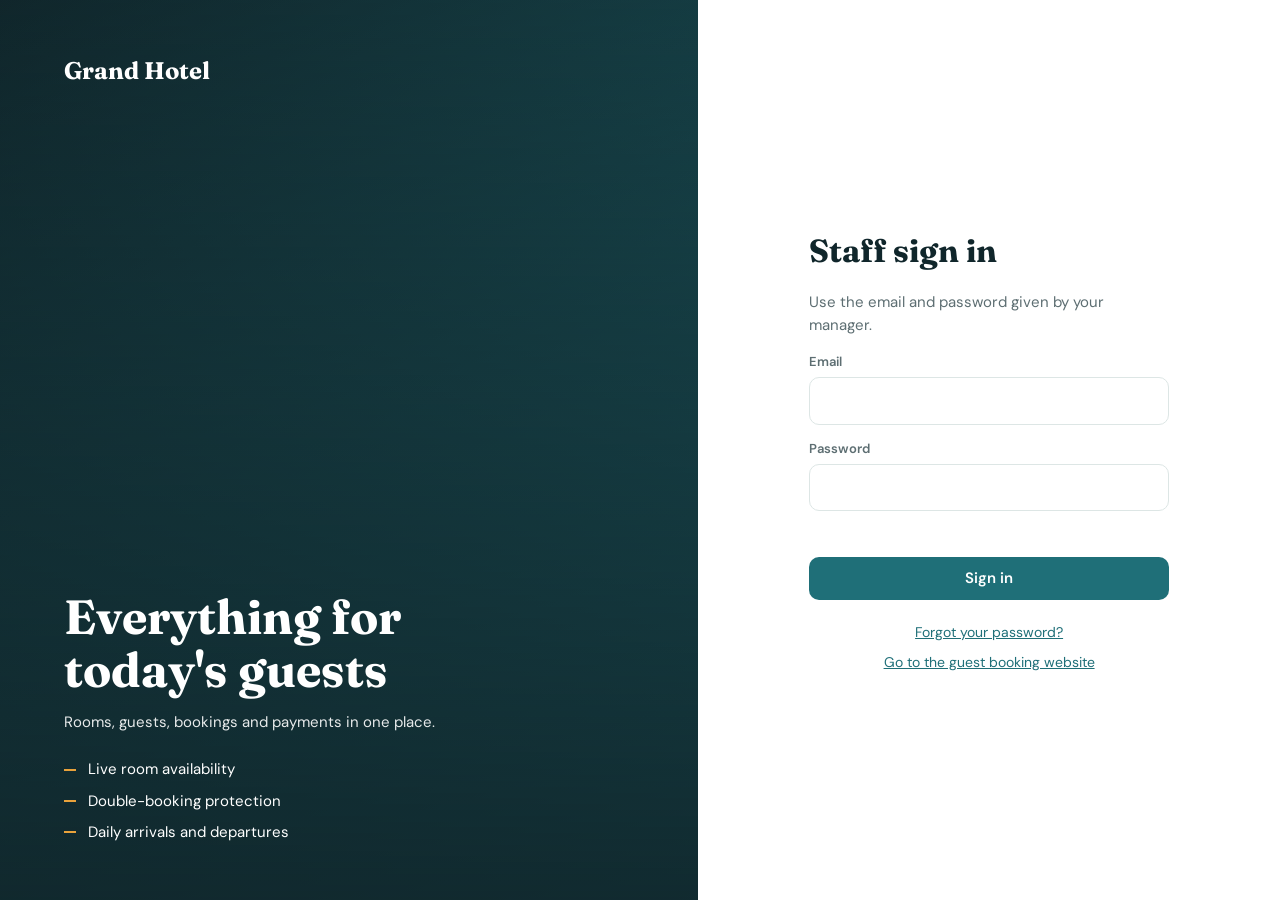
<file: frontend/index.html>
<!doctype html>
<html lang="en">
<head>
  <meta charset="utf-8">
  <meta name="viewport" content="width=device-width, initial-scale=1">
  <title>Grand Hotel | Staff</title>
  <link rel="preconnect" href="https://fonts.googleapis.com">
  <link href="https://fonts.googleapis.com/css2?family=DM+Sans:wght@400;500;700&family=Fraunces:opsz,wght@9..144,600;9..144,700&display=swap" rel="stylesheet">
  <link rel="stylesheet" href="css/style.css?v=4">
</head>
<body>
  <div id="login" class="login hidden">
    <div class="hero"><div class="logo">Grand Hotel</div><h1>Everything for today's guests</h1>
      <p>Rooms, guests, bookings and payments in one place.</p>
      <ul><li>Live room availability</li><li>Double-booking protection</li><li>Daily arrivals and departures</li></ul></div>
    <div class="lform"><form id="lf"><h2>Staff sign in</h2><p class="mut">Use the email and password given by your manager.</p>
      <label>Email</label><input name="email" type="email" required autofocus>
      <label>Password</label><input name="password" type="password" required>
      <div id="lerr" class="err" role="alert"></div><button class="btn full">Sign in</button>
      <a class="back" href="#" id="fgt">Forgot your password?</a>
      <a class="back" href="/" style="margin-top:8px">Go to the guest booking website</a></form></div>
  </div>

  <div id="shell" class="shell hidden">
    <aside class="side">
      <div class="brand">Grand Hotel</div>
      <nav id="nav" aria-label="Main"></nav>
      <div class="user"><div id="who"></div><button id="cpw" class="btn ghost sm">Change password</button><button id="logout" class="btn ghost sm">Sign out</button></div>
    </aside>
    <main>
      <header><div><h1 id="title"></h1><p id="sub" class="mut"></p></div><div id="bar"></div></header>
      <section id="view"></section>
    </main>
  </div>

  <div id="modal" class="modal hidden">
    <div class="box"><div class="mh"><h3 id="mtitle"></h3><button id="mclose" class="x" aria-label="Close">×</button></div><div id="mbody"></div></div>
  </div>
  <div id="toasts"></div>

  <script src="js/api.js?v=4"></script>
  <script src="js/ui.js?v=4"></script>
  <script src="js/views.js?v=4"></script>
  <script src="js/admin.js?v=4"></script>
  <script src="js/account.js?v=4"></script>
  <script src="js/app.js?v=4"></script>
</body>
</html>
</file>
<file: frontend/css/style.css>
:root{--bg:#f3f6f6;--card:#fff;--ink:#10262b;--mut:#5d6e72;--line:#dde6e5;--acc:#1f6f78;--accd:#17555c;--acc2:#e3f0f1;--gold:#e9a23b;--ok:#168a5b;--bad:#c23a3a;--sh:0 1px 2px #10262b0f,0 8px 24px #10262b0a}
*{box-sizing:border-box}
body{margin:0;font:15px/1.55 "DM Sans",system-ui,"Segoe UI",sans-serif;background:var(--bg);color:var(--ink);-webkit-font-smoothing:antialiased}
h1,h2,h3,.brand,.stat b{font-family:Fraunces,Georgia,serif}
.hidden{display:none!important}.mut,.hint{color:var(--mut)}.hint{font-size:13px;margin:10px 0}
button,input,select{font:inherit}
:focus-visible{outline:3px solid var(--gold);outline-offset:2px}
input,select{width:100%;padding:11px 13px;border:1px solid var(--line);border-radius:10px;background:#fff;color:var(--ink)}
input:focus,select:focus{outline:0;border-color:var(--acc);box-shadow:0 0 0 3px var(--acc2)}
label{display:block;font-size:13px;font-weight:600;color:var(--mut);margin:14px 0 5px}
.btn{border:0;border-radius:10px;padding:10px 18px;background:var(--acc);color:#fff;cursor:pointer;font-weight:600;transition:background .15s;text-decoration:none;display:inline-block}
.btn:hover{background:var(--accd)}.btn.ghost{background:#fff;color:var(--acc);border:1px solid var(--line)}.btn.ghost:hover{background:var(--acc2)}
.btn.sm{padding:6px 12px;font-size:13px;border-radius:8px}.btn.ok{background:var(--ok)}.btn.bad{background:var(--bad)}.btn.full{width:100%;margin-top:18px}
.login{display:grid;grid-template-columns:1.2fr 1fr;min-height:100vh}
.hero{color:#fff;padding:56px 64px;display:flex;flex-direction:column;justify-content:flex-end;background:linear-gradient(180deg,#10262b55,#10262bf0),url("https://images.unsplash.com/photo-1566073771259-6a8506099945?auto=format&fit=crop&w=1400&q=80") center/cover,linear-gradient(135deg,var(--ink),var(--acc))}
.hero .logo{font:700 24px Fraunces,Georgia,serif;margin-bottom:auto}.hero h1{font-size:48px;line-height:1.1;max-width:12ch;margin:0 0 14px}
.hero p{max-width:420px;opacity:.9;margin:0}.hero ul{list-style:none;padding:0;margin:24px 0 0;display:grid;gap:8px}
.hero li{padding-left:24px;position:relative}.hero li::before{content:"";position:absolute;left:0;top:.7em;width:12px;height:2px;background:var(--gold)}
.lform{display:grid;place-items:center;padding:28px;background:#fff}.lform form{width:min(360px,100%)}.lform h2{margin:0 0 4px;font-size:32px}
.lform .back{display:block;margin-top:22px;text-align:center;font-size:14px;color:var(--acc)}
.err{color:var(--bad);font-size:13px;margin-top:10px;min-height:18px}
.shell{display:grid;grid-template-columns:248px 1fr;min-height:100vh}
.side{background:var(--ink);color:#9db4b7;padding:24px 14px;display:flex;flex-direction:column;gap:4px;position:sticky;top:0;height:100vh}
.brand{font-size:22px;font-weight:700;color:#fff;padding:0 12px 24px}
#nav a{display:flex;align-items:center;gap:12px;padding:11px 14px;border-radius:10px;color:inherit;text-decoration:none;font-weight:500;transition:background .15s}
#nav a:hover{background:#ffffff12;color:#fff}#nav a.on{background:var(--acc);color:#fff}
.user{margin-top:auto;padding:14px;background:#ffffff0d;border-radius:12px;font-size:13px;color:#fff}.user small{color:#9db4b7;text-transform:capitalize}
.user .btn{margin-top:10px;width:100%;background:#ffffff1a;color:#fff;border:0}.user .btn:hover{background:#ffffff2e}
main{padding:32px 40px;min-width:0}
header{display:flex;justify-content:space-between;align-items:flex-end;margin-bottom:24px;gap:12px;flex-wrap:wrap}
h1{margin:0;font-size:30px}#sub{margin:2px 0 0;font-size:14px}#bar{display:flex;gap:8px}
.banner{background:var(--accd);color:#fff;border-radius:14px;padding:26px 30px;margin-bottom:20px;display:flex;justify-content:space-between;align-items:center;gap:16px;flex-wrap:wrap}
.banner h2{margin:0 0 4px;font-size:25px}.banner p{margin:0;opacity:.9}.banner .btn{background:#fff;color:var(--accd);margin-left:8px}.banner .btn:hover{background:var(--acc2)}
.stats{display:grid;grid-template-columns:repeat(auto-fit,minmax(215px,1fr));gap:16px;margin-bottom:20px}
.stat{background:var(--card);border:1px solid var(--line);border-radius:14px;padding:18px;box-shadow:var(--sh);display:flex;gap:14px;align-items:center}
.stat span{display:block;color:var(--mut);font-size:14px}.stat b{display:block;font-size:28px;line-height:1.2}.stat small{color:var(--mut)}
.ico{width:46px;height:46px;border-radius:12px;display:grid;place-items:center;flex:none}
.t-ind{background:#dcecee;color:#17555c}.t-grn{background:#d9f0e5;color:#146c47}.t-amb{background:#fbecc9;color:#8a5a0b}.t-pnk{background:#f8e0e0;color:#a13333}
.ring{width:84px;height:84px;border-radius:50%;background:conic-gradient(var(--acc) calc(var(--p)*1%),#e3eaea 0);display:grid;place-items:center;flex:none}
.ring i{width:62px;height:62px;border-radius:50%;background:#fff;display:grid;place-items:center;font-style:normal;font-weight:700}
.grid2{display:grid;grid-template-columns:1fr 1fr;gap:16px}
.card{background:var(--card);border:1px solid var(--line);border-radius:14px;padding:22px;box-shadow:var(--sh);overflow-x:auto}.card h3{margin:0 0 14px;font-size:20px}
.filters{display:flex;gap:10px;margin-bottom:16px}.filters>*{max-width:300px}
table{width:100%;border-collapse:collapse;min-width:520px}
th{text-align:left;font-size:13px;font-weight:600;color:var(--mut);padding:10px 12px;background:#f6f9f9;border-bottom:1px solid var(--line)}
td{padding:13px 12px;border-bottom:1px solid var(--line)}tr:last-child td{border:0}tbody tr:hover{background:#f8fbfb}
td.acts{white-space:nowrap;text-align:right}td.acts .btn{margin-left:5px}
.badge{display:inline-flex;align-items:center;gap:6px;padding:3px 11px;border-radius:99px;font-size:13px;font-weight:600;text-transform:capitalize;background:#e4eaea;color:#33474b}
.badge::before{content:"";width:6px;height:6px;border-radius:50%;background:currentColor}
.badge.reserved{background:#dcebf7;color:#1c4f7c}.badge.checked_in,.badge.available,.badge.paid{background:#d9f0e5;color:#146c47}
.badge.cancelled,.badge.unpaid{background:#f8e0e0;color:#a13333}.badge.maintenance,.badge.partial{background:#fbecc9;color:#8a5a0b}
.empty{padding:34px;text-align:center;color:var(--mut)}
.modal{position:fixed;inset:0;background:#10262bb3;display:grid;place-items:center;z-index:20;padding:16px}
.box{background:#fff;border-radius:16px;padding:24px 26px;width:min(500px,100%);max-height:92vh;overflow:auto;animation:pop .18s ease}
@keyframes pop{from{transform:translateY(8px);opacity:0}}
@media(prefers-reduced-motion:reduce){.box,.toast{animation:none}}
.mh{display:flex;justify-content:space-between;align-items:center}.mh h3{margin:0;font-size:21px}.x{border:0;background:0;font-size:28px;cursor:pointer;color:var(--mut)}
.row{display:grid;grid-template-columns:1fr 1fr;gap:12px}.sum{display:flex;justify-content:space-between;align-items:center;padding:9px 0;border-bottom:1px dashed var(--line)}
#toasts{position:fixed;right:20px;bottom:20px;display:flex;flex-direction:column;gap:8px;z-index:30}
.toast{background:var(--accd);color:#fff;padding:12px 18px;border-radius:10px;box-shadow:0 10px 28px #0004;max-width:340px;animation:pop .2s}.toast.bad{background:#912c2c}
@media(max-width:860px){.login{grid-template-columns:1fr}.hero{display:none}.shell{grid-template-columns:1fr}
.side{position:static;height:auto;flex-direction:row;flex-wrap:wrap;align-items:center;padding:12px}.brand{padding:0 12px 0 4px}
#nav{display:flex;flex-wrap:wrap}.user{margin:0 0 0 auto;padding:8px 12px}main{padding:18px}.grid2,.row{grid-template-columns:1fr}.banner .btn{margin:8px 8px 0 0}}
</file>
